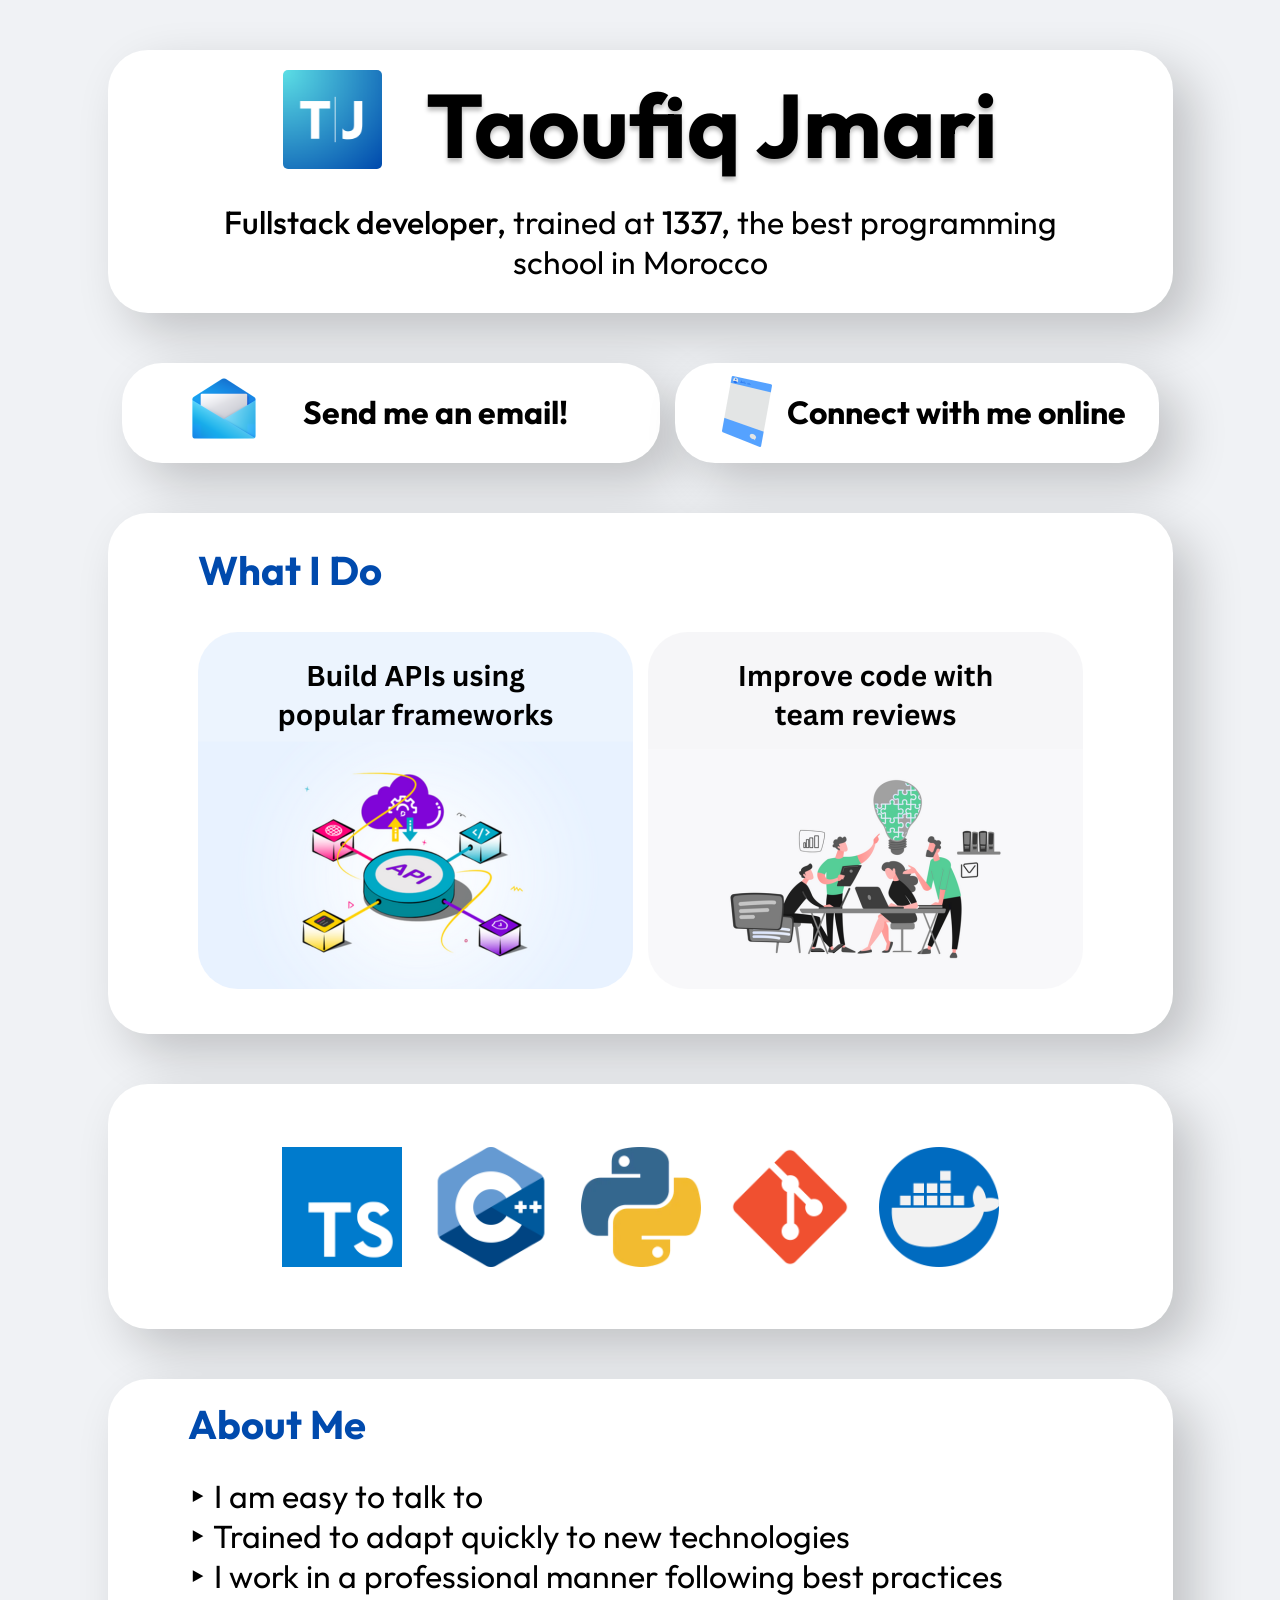
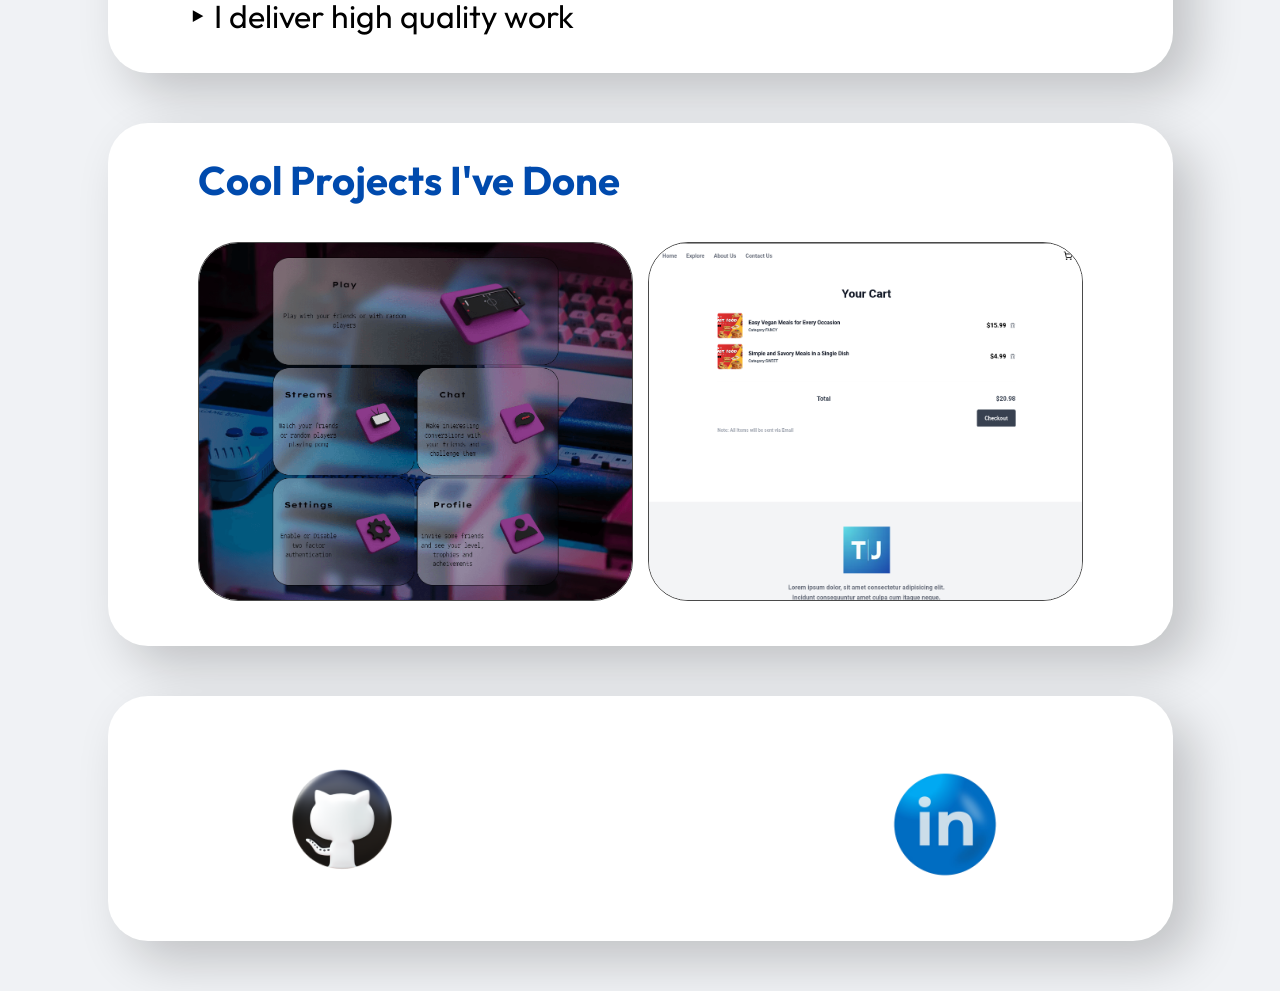
<file: index.html>
<!DOCTYPE html>
<html>
  <head>
    <meta charset="utf-8" />
    <meta name="viewport" content="initial-scale=1, width=device-width" />

    <link rel="stylesheet" href="../global.css" />
    <link rel="stylesheet" href="./index.css" />
    <link
      rel="stylesheet"
      href="https://fonts.googleapis.com/css2?family=Outfit:wght@400;500;700&display=swap"
    />
    <title>Taoufiq Jmari</title>
    <link rel="icon" type="image/li-icon" href="./public/logo@2x.png" />
  </head>
  <body>
    <div class="desktop">
      <section class="header">
        <div class="logo-frame">
          <div class="title-frame">
            <img
              class="logo-icon"
              loading="eager"
              alt=""
              src="../public/logo@2x.png"
            />
          </div>
          <h1 class="title">Taoufiq Jmari</h1>
        </div>
        <div class="description">
          <span class="bold">Fullstack developer,</span>
          trained at
          <span class="bold">1337,</span>
          the best programming school in Morocco
        </div>
      </section>
      <section class="about-me-frame">
        <button class="email" id="email">
          <div class="container4"></div>
          <img class="email-icon" alt="" src="../public/email-icon@2x.png" />

          <b class="agriculture-section">Send me an email!</b>
        </button>
        <button class="follow" id="follow">
          <div class="container5"></div>
          <img class="sm-icon" alt="" src="../public/sm-icon@2x.png" />

          <b class="text">Connect with me online</b>
        </button>
      </section>
      <section class="what-we-do">
        <div class="service-frame">
          <b class="title2">What I Do</b>
        </div>
        <div class="header-frame">
          <img
            class="service-icon"
            loading="eager"
            alt=""
            src="../public/api.png"
          />
          <img
            class="service-icon1"
            loading="eager"
            alt=""
            src="../public/team.png"
          />
        </div>
      </section>
      <section class="icons">
        <img
          class="ts-icon"
          loading="eager"
          alt=""
          src="../public/ts-icon.png"
        />
        <img
          class="cpp-icon"
          loading="eager"
          alt=""
          src="../public/cpp-icon.png"
        />
        <img
          class="python-icon"
          loading="eager"
          alt=""
          src="../public/python-icon.png"
        />
        <img
          class="git-icon"
          loading="eager"
          alt=""
          src="../public/git-icon.png"
        />
        <img
          class="docker-icon"
          loading="eager"
          alt=""
          src="../public/docker-icon.png"
        />
      </section>
      <section class="about-me">
        <b class="title4">About Me</b>
        <div class="description2">
          <p class="about-inner">‣ I am easy to talk to</p>
          <p class="about-inner">
            ‣ Trained to adapt quickly to new technologies
          </p>
          <p class="about-inner">
            ‣ I work in a professional manner following best practices
          </p>
          <p class="about-inner">‣ I deliver high quality work</p>
        </div>
      </section>
      <section class="cool-projects-ive-done">
        <div class="title-wrapper">
          <b class="title3">Cool Projects I've Done</b>
        </div>
        <div class="project-parent">
          <img
            class="project-icon"
            loading="eager"
            alt=""
            src="./public/ft_transcendence_2.png"
            id="projectImage"
          />

          <img
            class="project-icon"
            loading="eager"
            alt=""
            src="./public/ecommerce_3.png"
            id="projectImage1"
          />
        </div>
      </section>
      <section class="icons" data-scroll-to="findMe">
        <img
          class="gh-icon"
          loading="eager"
          alt=""
          src="../public/gh-icon@2x.png"
          id="ghIconImage"
        />
        <img
          class="li-icon"
          loading="eager"
          alt=""
          src="../public/li-icon@2x.png"
          id="liIconImage"
        />
      </section>
    </div>

    <script>
      const email = document.getElementById('email');
      if (email) {
        email.addEventListener('click', function () {
          window.location.href = 'mailto:haani.agency@gmail.com';
        });
      }

      var follow = document.getElementById('follow');
      if (follow) {
        follow.addEventListener('click', function () {
          var anchor = document.querySelector("[data-scroll-to='findMe']");
          if (anchor) {
            anchor.scrollIntoView({ block: 'start', behavior: 'smooth' });
          }
        });
      }

      var projectImage = document.getElementById('projectImage');
      if (projectImage) {
        projectImage.addEventListener('click', function () {
          window.location.href = './project1.html';
        });
      }

      var projectImage1 = document.getElementById('projectImage1');
      if (projectImage1) {
        projectImage1.addEventListener('click', function () {
          window.location.href = './project2.html';
        });
      }

      var ttIconImage = document.getElementById('ghIconImage');
      if (ttIconImage) {
        ttIconImage.addEventListener('click', function () {
          window.open('https://github.com/taoufiqjmari');
        });
      }

      var xIconImage = document.getElementById('liIconImage');
      if (xIconImage) {
        xIconImage.addEventListener('click', function () {
          window.open('https://www.linkedin.com/in/taoufiqjmari/');
        });
      }
    </script>
  </body>
</html>
</file>
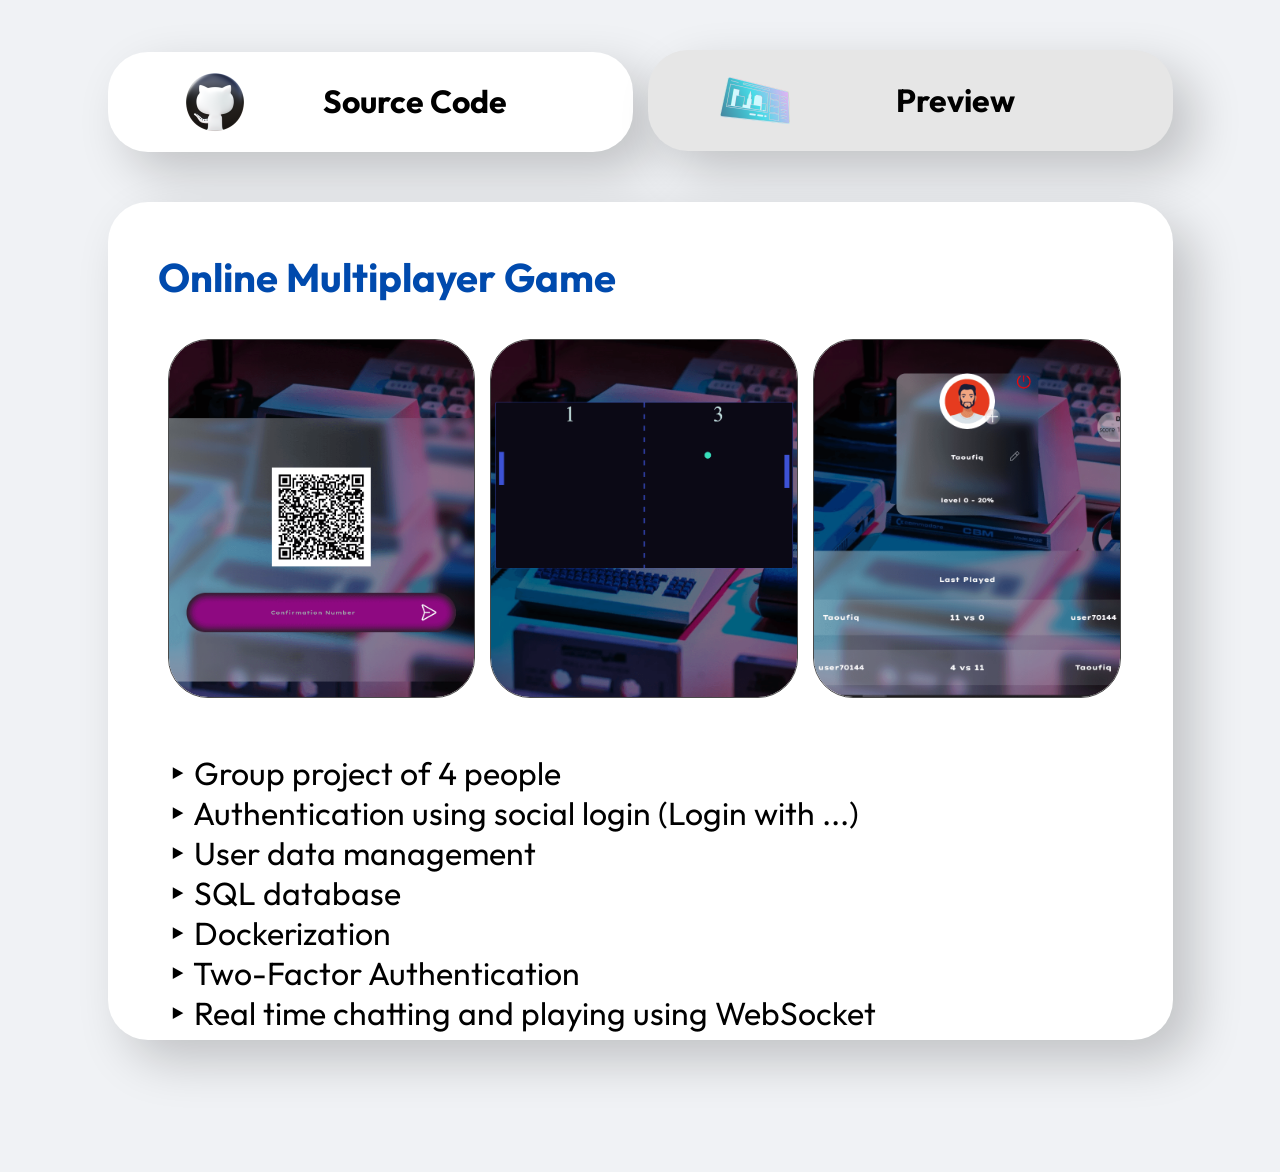
<file: project1.html>
<!DOCTYPE html>
<html>
  <head>
    <meta charset="utf-8" />
    <meta name="viewport" content="initial-scale=1, width=device-width" />

    <link rel="stylesheet" href="../global.css" />
    <link rel="stylesheet" href="./project.css" />
    <link
      rel="stylesheet"
      href="https://fonts.googleapis.com/css2?family=Outfit:wght@400;500;700&display=swap"
    />
    <title>Taoufiq Jmari</title>
    <link rel="icon" type="image/li-icon" href="../public/logo@2x.png" />
  </head>
  <body>
    <div class="project-page">
      <div class="main-frame">
        <div class="sub-frame">
          <button class="source-code" id="sourceCode">
            <div class="container11"></div>
            <img class="gh-icon" alt="" src="../public/gh-icon@2x.png" />

            <div class="preview-frame">
              <b class="label-frame">Source Code</b>
            </div>
          </button>
        </div>
        <button class="preview disabled" id="preview" disabled>
          <div class="container12"></div>
          <img
            class="preview-icon"
            alt=""
            src="../public/preview-icon@2x.png"
          />

          <b class="text-area">Preview</b>
        </button>
      </div>
      <main class="project">
        <b class="title6">Online Multiplayer Game</b>
        <section class="sub-frame1">
          <div class="image-frame">
            <div class="image-component">
              <img
                class="image-icon"
                loading="eager"
                alt=""
                src="./public/ft_transcendence_3.png"
              />
              <img
                class="image-icon"
                loading="eager"
                alt=""
                src="./public/ft_transcendence_5.png"
              />
              <img
                class="image-icon"
                loading="eager"
                alt=""
                src="./public/ft_transcendence_6.png"
              />
            </div>
            <div class="description3">
              <p class="description-inner">‣ Group project of 4 people</p>
              <p class="description-inner">
                ‣ Authentication using social login (Login with ...)
              </p>
              <p class="description-inner">‣ User data management</p>
              <p class="description-inner">‣ SQL database</p>
              <p class="description-inner">‣ Dockerization</p>
              <p class="description-inner">‣ Two-Factor Authentication</p>
              <p class="description-inner">
                ‣ Real time chatting and playing using WebSocket
              </p>
            </div>
          </div>
        </section>
      </main>
    </div>

    <script>
      var sourceCode = document.getElementById('sourceCode');
      if (sourceCode) {
        sourceCode.addEventListener('click', function () {
          window.open(
            'https://github.com/taoufiqjmari/1337-Common-Core/tree/main/ft_transcendence'
          );
        });
      }

      var preview = document.getElementById('preview');
      if (preview) {
        preview.addEventListener('click', function () {
          window.open('/preview.html');
        });
      }
    </script>
  </body>
</html>
</file>
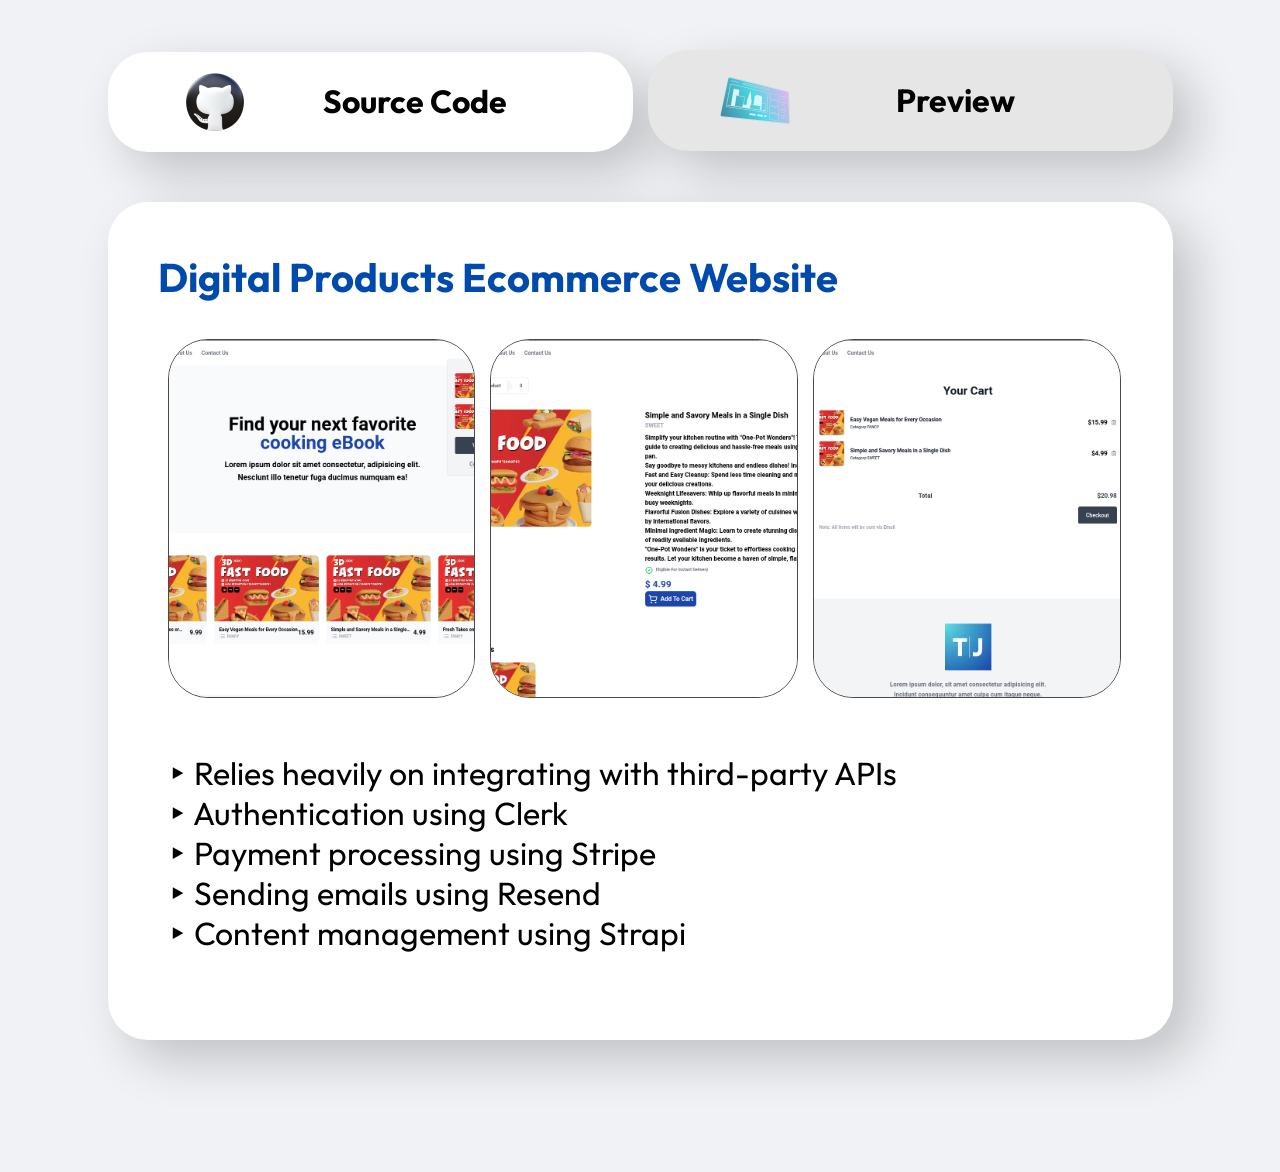
<file: project2.html>
<!DOCTYPE html>
<html>
  <head>
    <meta charset="utf-8" />
    <meta name="viewport" content="initial-scale=1, width=device-width" />

    <link rel="stylesheet" href="../global.css" />
    <link rel="stylesheet" href="./project.css" />
    <link
      rel="stylesheet"
      href="https://fonts.googleapis.com/css2?family=Outfit:wght@400;500;700&display=swap"
    />
    <title>Taoufiq Jmari</title>
    <link rel="icon" type="image/li-icon" href="../public/logo@2x.png" />
  </head>
  <body>
    <div class="project-page">
      <div class="main-frame">
        <div class="sub-frame">
          <button class="source-code" id="sourceCode">
            <div class="container11"></div>
            <img class="gh-icon" alt="" src="../public/gh-icon@2x.png" />

            <div class="preview-frame">
              <b class="label-frame">Source Code</b>
            </div>
          </button>
        </div>
        <button class="preview disabled" id="preview" disabled>
          <div class="container12"></div>
          <img
            class="preview-icon"
            alt=""
            src="../public/preview-icon@2x.png"
          />

          <b class="text-area">Preview</b>
        </button>
      </div>
      <main class="project">
        <b class="title6">Digital Products Ecommerce Website</b>
        <section class="sub-frame1">
          <div class="image-frame">
            <div class="image-component">
              <img
                class="image-icon"
                loading="eager"
                alt=""
                src="./public/ecommerce_1.png"
              />
              <img
                class="image-icon"
                loading="eager"
                alt=""
                src="./public/ecommerce_2.png"
              />
              <img
                class="image-icon"
                loading="eager"
                alt=""
                src="./public/ecommerce_3.png"
              />
            </div>
            <div class="description3">
              <p class="description-inner">
                ‣ Relies heavily on integrating with third-party APIs
              </p>
              <p class="description-inner">‣ Authentication using Clerk</p>
              <p class="description-inner">‣ Payment processing using Stripe</p>
              <p class="description-inner">‣ Sending emails using Resend</p>
              <p class="description-inner">‣ Content management using Strapi</p>
            </div>
          </div>
        </section>
      </main>
    </div>

    <script>
      var sourceCode = document.getElementById('sourceCode');
      if (sourceCode) {
        sourceCode.addEventListener('click', function () {
          window.open(
            'https://github.com/HaaniAgency/ecommerce-fe'
          );
        });
      }

      var preview = document.getElementById('preview');
      if (preview) {
        preview.addEventListener('click', function () {
          window.open('/preview.html');
        });
      }
    </script>
  </body>
</html>
</file>
<file: global.css>
body {
  margin: 0;
  line-height: normal;
}

:root {
  /* fonts */
  --section-header: Outfit;

  /* font sizes */
  --font-size-13xl: 32px;
  --font-size-lgi: 19px;
  --font-size-7xl: 26px;
  --font-size-71xl: 90px;
  --font-size-8xl: 27px;
  --font-size-61xl: 80px;
  --section-header-size: 40px;
  --font-size-5xl: 24px;

  /* Colors */
  --color-whitesmoke: #f0f2f5;
  --color-darksmoke: #19181a;
  --color-white: #fff;
  --color-black: #000;
  --color-grey: #252527;
  --color-grey-hover: #101010;
  --color-royalblue: #004aad;
  --color-lightblue: #4471aa;
  --color-gainsboro: #e6e6e6;

  /* Gaps */
  --gap-29xl: 48px;
  --gap-0: 0px;
  --gap-55xl: 74px;
  --gap-54xl: 73px;
  --gap-2xl: 21px;
  --gap-31xl: 50px;
  --gap-18xl: 37px;
  --gap-21xl: 40px;
  --gap-20xl: 39px;
  --gap-36xl: 55px;
  --gap-87xl: 106px;

  /* Paddings */
  --padding-xl: 20px;
  --padding-mini: 15px;
  --padding-53xl: 72px;
  --padding-17xl: 36px;
  --padding-11xs: 2px;
  --padding-lg: 18px;
  --padding-2xl: 21px;
  --padding-12xl: 31px;
  --padding-31xl: 50px;
  --padding-43xl: 62px;
  --padding-24xl: 43px;
  --padding-68xl: 87px;
  --padding-13xl: 32px;
  --padding-71xl: 90px;
  --padding-26xl: 45px;
  --padding-3xl: 22px;
  --padding-10xl: 29px;
  --padding-2xs: 11px;
  --padding-21xl: 40px;

  /* Border radiuses */
  --br-21xl: 40px;
  --br-8xs: 5px;
  --br-81xl: 100px;

  /* Effects */
  --floating: 20px 20px 50px rgba(0, 0, 0, 0.2);
}
</file>
<file: index.css>
.logo-icon {
  width: 99px;
  height: 99px;
  position: relative;
  border-radius: var(--br-8xs);
  object-fit: cover;
  z-index: 1;
}
.title-frame {
  display: flex;
  flex-direction: column;
  align-items: flex-start;
  justify-content: flex-start;
  padding: var(--padding-11xs) 0 0;
}
.title {
  margin: 0;
  position: relative;
  font-size: inherit;
  font-weight: 700;
  font-family: inherit;
  display: inline-block;
  text-shadow: 0 4px 4px rgba(0, 0, 0, 0.25);
  max-width: 100%;
  z-index: 1;
}
.logo-frame {
  display: flex;
  flex-direction: row;
  align-items: flex-start;
  justify-content: flex-start;
  gap: 0 44px;
  max-width: 100%;
}
.bold {
  font-weight: 500;
}
.description {
  width: 838px;
  position: relative;
  font-size: var(--font-size-13xl);
  text-align: center;
  display: inline-block;
  max-width: 100%;
  z-index: 1;
}
.container4,
.header {
  border-radius: var(--br-21xl);
  background-color: var(--color-white);
  max-width: 100%;
}
.header {
  width: 1065px;
  box-shadow: var(--floating);
  display: flex;
  flex-direction: column;
  align-items: center;
  justify-content: flex-start;
  padding: var(--padding-lg) var(--padding-2xl) var(--padding-12xl)
    var(--padding-xl);
  box-sizing: border-box;
  gap: var(--gap-2xl);
  text-align: left;
  font-size: var(--font-size-71xl);
  color: var(--color-black);
  font-family: var(--section-header);
}
.container4 {
  height: 100px;
  width: 525px;
  position: relative;
  display: none;
}
.email-icon {
  height: 80px;
  width: 80px;
  position: relative;
  object-fit: cover;
  z-index: 1;
}
.agriculture-section {
  height: 40px;
  position: relative;
  font-size: var(--font-size-13xl);
  display: inline-block;
  font-family: var(--section-header);
  color: var(--color-black);
  text-align: center;
  z-index: 1;
}
.container5,
.email {
  border-radius: var(--br-21xl);
  background-color: var(--color-white);
  max-width: 100%;
}
.email {
  cursor: pointer;
  border: 0;
  padding: 9px 92px var(--padding-2xs) var(--padding-43xl);
  box-shadow: var(--floating);
  display: flex;
  flex-direction: row;
  align-items: center;
  justify-content: center;
  box-sizing: border-box;
  gap: var(--gap-20xl);
}
.email:hover,
.follow:hover {
  background-color: var(--color-gainsboro);
}
.container5 {
  height: 100px;
  width: 525px;
  position: relative;
  display: none;
}
.sm-icon,
.text {
  position: relative;
  z-index: 1;
}
.sm-icon {
  height: 71px;
  width: 50px;
  object-fit: cover;
}
.text {
  height: 40px;
  font-size: var(--font-size-13xl);
  display: inline-block;
  font-family: var(--section-header);
  color: var(--color-black);
  text-align: center;
  max-width: 100%;
}
.about-me-frame,
.follow {
  display: flex;
  flex-direction: row;
  max-width: 100%;
}
.follow {
  cursor: pointer;
  border: 0;
  padding: 13px 33px 16px 47px;
  background-color: var(--color-white);
  border-radius: var(--br-21xl);
  box-shadow: var(--floating);
  align-items: center;
  justify-content: center;
  box-sizing: border-box;
  gap: 15px;
}
.about-me-frame {
  justify-content: flex-start;
  gap: 15px;
}
.title2 {
  height: 50px;
  position: relative;
  display: inline-block;
  z-index: 1;
}
.service-frame {
  width: 885px;
  display: flex;
  flex-direction: row;
  align-items: flex-start;
  justify-content: flex-start;
  max-width: 100%;
}
.service-icon,
.service-icon1 {
  align-self: stretch;
  flex: 1;
  position: relative;
  border-radius: var(--br-21xl);
  max-width: 100%;
  overflow: hidden;
  max-height: 100%;
  object-fit: cover;
  min-width: 283px;
  min-height: 357px;
  z-index: 1;
}
.header-frame {
  width: 885px;
  display: flex;
  flex-direction: row;
  flex-wrap: wrap;
  align-items: flex-start;
  justify-content: center;
  gap: 15px;
  max-width: 100%;
}
.what-we-do {
  width: 1065px;
  border-radius: var(--br-21xl);
  background-color: var(--color-white);
  max-width: 100%;
}
.what-we-do {
  box-shadow: var(--floating);
  display: flex;
  flex-direction: column;
  align-items: center;
  justify-content: flex-start;
  padding: var(--padding-13xl) var(--padding-13xl) var(--padding-26xl);
  box-sizing: border-box;
  gap: var(--gap-18xl);
  text-align: center;
  font-size: var(--section-header-size);
  color: var(--color-royalblue);
  font-family: var(--section-header);
}
.title3 {
  height: 50px;
  position: relative;
  display: inline-block;
  z-index: 1;
}
.title-wrapper {
  width: 885px;
  display: flex;
  flex-direction: row;
  align-items: flex-start;
  justify-content: flex-start;
  max-width: 100%;
}
.project-icon {
  align-self: stretch;
  flex: 1;
  position: relative;
  border-radius: var(--br-21xl);
  max-width: 100%;
  overflow: hidden;
  max-height: 100%;
  object-fit: cover;
  min-width: 283px;
  min-height: 357px;
  cursor: pointer;
  z-index: 1;
  border: 1px solid #4a4a4a;
}
.project-parent {
  width: 885px;
  display: flex;
  flex-direction: row;
  flex-wrap: wrap;
  align-items: flex-start;
  justify-content: center;
  gap: 15px;
  max-width: 100%;
}
.cool-projects-ive-done {
  width: 1065px;
  border-radius: var(--br-21xl);
  background-color: var(--color-white);
  max-width: 100%;
}
.cool-projects-ive-done {
  box-shadow: var(--floating);
  display: flex;
  flex-direction: column;
  align-items: center;
  justify-content: flex-start;
  padding: var(--padding-13xl) var(--padding-13xl) var(--padding-26xl);
  box-sizing: border-box;
  gap: var(--gap-18xl);
  font-size: var(--section-header-size);
  color: var(--color-royalblue);
  font-family: var(--section-header);
}
.title4 {
  height: 36.9px;
  position: relative;
  display: inline-block;
  flex-shrink: 0;
  z-index: 1;
}
.about-inner {
  margin: 0;
}
.description2 {
  align-self: stretch;
  height: 177.4px;
  position: relative;
  font-size: var(--font-size-13xl);
  color: var(--color-black);
  text-align: left;
  display: inline-block;
  flex-shrink: 0;
  z-index: 1;
}
.about-me {
  width: 1065px;
  border-radius: var(--br-21xl);
  background-color: var(--color-white);
  max-width: 100%;
}
.about-me {
  box-shadow: var(--floating);
  display: flex;
  flex-direction: column;
  align-items: flex-start;
  justify-content: flex-start;
  padding: 20px 80px;
  box-sizing: border-box;
  gap: var(--gap-21xl);
  text-align: center;
  font-size: var(--section-header-size);
  color: var(--color-royalblue);
  font-family: var(--section-header);
}
.what-clients-say-about-me-inner {
  display: flex;
  flex-direction: row;
  align-items: flex-start;
  max-width: 100%;
}
.what-clients-say-about-me-inner {
  align-self: stretch;
  justify-content: flex-start;
  padding: 0 0 0 var(--padding-2xs);
  box-sizing: border-box;
}
.what-clients-say-about-me {
  width: 1065px;
  border-radius: var(--br-21xl);
  background-color: var(--color-white);
  max-width: 100%;
}
.what-clients-say-about-me {
  box-shadow: var(--floating);
  display: flex;
  flex-direction: column;
  align-items: center;
  justify-content: flex-start;
  padding: var(--padding-13xl) var(--padding-71xl) var(--padding-26xl) 79px;
  box-sizing: border-box;
  gap: var(--gap-18xl);
  font-size: var(--section-header-size);
  color: var(--color-royalblue);
  font-family: var(--section-header);
}
.gh-icon,
.li-icon,
.python-icon,
.ts-icon,
.cpp-icon,
.git-icon,
.docker-icon {
  height: 120px;
  width: 120px;
  position: relative;
  object-fit: cover;
  cursor: pointer;
  z-index: 1;
}
.li-icon {
  height: 108px;
  width: 108px;
}
.desktop,
.icons {
  display: flex;
  box-sizing: border-box;
}
.icons {
  width: 1065px;
  border-radius: var(--br-21xl);
  background-color: var(--color-white);
  box-shadow: var(--floating);
  flex-direction: row;
  align-items: flex-end;
  justify-content: space-between;
  padding: 63px 174px var(--padding-43xl);
  gap: 20px;
  max-width: 100%;
}
.desktop {
  width: 100%;
  position: relative;
  background-color: var(--color-whitesmoke);
  overflow: hidden;
  flex-direction: column;
  align-items: center;
  justify-content: flex-start;
  padding: var(--padding-31xl) var(--padding-xl) var(--padding-31xl)
    var(--padding-2xl);
  gap: 50px 0;
  letter-spacing: normal;
}
@media screen and (max-width: 1050px) {
  .about-me {
    padding-left: var(--padding-26xl);
    padding-right: 41px;
    box-sizing: border-box;
  }
  .what-clients-say-about-me {
    padding-left: 39px;
    padding-right: var(--padding-26xl);
    box-sizing: border-box;
  }
  .icons {
    padding-left: var(--padding-68xl);
    padding-right: var(--padding-68xl);
    box-sizing: border-box;
  }
}
@media screen and (max-width: 1000px) {
  .title {
    font-size: var(--font-size-61xl);
  }
  .logo-frame {
    flex-wrap: wrap;
  }
  .agriculture-section,
  .description,
  .text {
    font-size: var(--font-size-7xl);
  }
  .title2,
  .title3,
  .title4 {
    font-size: var(--font-size-13xl);
  }
  .description2 {
    font-size: var(--font-size-7xl);
  }
  .icons {
    flex-wrap: wrap;
    justify-content: center;
  }
}
@media screen and (max-width: 725px) {
  .logo-frame {
    flex-direction: column;
    gap: 0 44px;
    align-items: center;
    justify-content: center;
  }
  .follow {
    padding-left: 23px;
    box-sizing: border-box;
  }
  .cool-projects-ive-done,
  .what-we-do {
    gap: var(--gap-18xl);
    padding-top: var(--padding-2xl);
    padding-bottom: var(--padding-10xl);
    box-sizing: border-box;
  }
  .about-me {
    gap: var(--gap-21xl);
    padding-left: var(--padding-3xl);
    box-sizing: border-box;
  }
  .what-clients-say-about-me {
    gap: var(--gap-18xl);
    padding-top: var(--padding-2xl);
    padding-bottom: var(--padding-10xl);
    box-sizing: border-box;
  }
  .icons {
    padding-left: var(--padding-24xl);
    padding-right: var(--padding-24xl);
    box-sizing: border-box;
  }
  .desktop {
    gap: 50px 0;
  }
}
@media screen and (max-width: 450px) {
  .title {
    font-size: var(--font-size-8xl);
  }
  .agriculture-section,
  .description {
    font-size: var(--font-size-lgi);
  }
  .email {
    gap: var(--gap-20xl);
    padding-left: var(--padding-xl);
    padding-right: var(--padding-xl);
    box-sizing: border-box;
  }
  .text {
    font-size: var(--font-size-lgi);
  }
  .about-me-frame {
    flex-direction: column;
  }
  .title2,
  .title3,
  .title4 {
    font-size: var(--font-size-5xl);
  }
  .description2 {
    font-size: var(--font-size-lgi);
  }
  .about-me {
    padding-top: var(--padding-xl);
    box-sizing: border-box;
  }
  .icons {
    padding-left: var(--padding-xl);
    padding-right: var(--padding-xl);
    box-sizing: border-box;
  }
}
</file>
<file: project.css>
.container11 {
  height: 100px;
  width: 525px;
  position: relative;
  border-radius: var(--br-21xl);
  background-color: var(--color-white);
  display: none;
  max-width: 100%;
}
.gh-icon,
.label-frame {
  position: relative;
  z-index: 1;
}
.gh-icon {
  height: 70px;
  width: 70px;
  object-fit: cover;
}
.label-frame {
  font-size: var(--font-size-13xl);
  font-family: var(--section-header);
  color: var(--color-black);
  text-align: center;
}
.preview-frame {
  display: flex;
  flex-direction: column;
  align-items: flex-start;
  justify-content: flex-start;
  padding: 0 0 var(--padding-11xs);
}
.source-code,
.sub-frame {
  display: flex;
  justify-content: flex-start;
  box-sizing: border-box;
  max-width: 100%;
}
.source-code {
  cursor: pointer;
  border: 0;
  padding: var(--padding-mini) var(--padding-53xl);
  background-color: var(--color-white);
  align-self: stretch;
  border-radius: var(--br-21xl);
  box-shadow: var(--floating);
  flex-direction: row;
  align-items: center;
  gap: var(--gap-54xl);
}
.sub-frame {
  flex: 1;
  flex-direction: column;
  align-items: flex-start;
  padding: var(--padding-11xs) 0 0;
  min-width: 341px;
}
.container12 {
  height: 100px;
  width: 525px;
  position: relative;
  border-radius: var(--br-21xl);
  background-color: var(--color-white);
  display: none;
  max-width: 100%;
}
.preview-icon,
.text-area {
  position: relative;
  z-index: 1;
}
.preview-icon {
  height: 46.9px;
  width: 70px;
  object-fit: cover;
}
.text-area {
  font-size: var(--font-size-13xl);
  font-family: var(--section-header);
  color: var(--color-black);
  text-align: center;
}
.preview {
  cursor: pointer;
  border: 0;
  padding: 27px var(--padding-53xl);
  background-color: var(--color-white);
  flex: 0.7257;
  border-radius: var(--br-21xl);
  box-shadow: var(--floating);
  display: flex;
  flex-direction: row;
  align-items: center;
  justify-content: flex-start;
  box-sizing: border-box;
  gap: var(--gap-87xl);
  min-width: 341px;
  max-width: 100%;
}
.source-code:hover,
.preview:hover {
  background-color: var(--color-gainsboro);
}
.disabled {
  background-color: var(--color-gainsboro);
  cursor: not-allowed;
}
.main-frame {
  width: 1065px;
  max-width: 100%;
}
.main-frame {
  display: flex;
  flex-direction: row;
  align-items: flex-start;
  justify-content: flex-start;
  gap: 15px;
}
.title6 {
  position: relative;
  flex-shrink: 0;
  z-index: 1;
}
.image-icon {
  align-self: stretch;
  flex: 1;
  position: relative;
  border-radius: var(--br-21xl);
  max-width: 100%;
  overflow: hidden;
  max-height: 100%;
  object-fit: cover;
  min-width: 283px;
  min-height: 357px;
  z-index: 1;
  border: 1px solid #4a4a4a;
}
.image-component {
  align-self: stretch;
  display: flex;
  flex-direction: row;
  flex-wrap: wrap;
  align-items: flex-start;
  justify-content: center;
  gap: 15px;
  max-width: 100%;
}
.description-inner {
  margin: 0;
}
.description3 {
  align-self: stretch;
  height: 177.4px;
  position: relative;
  display: inline-block;
  flex-shrink: 0;
  z-index: 1;
}
.image-frame {
  flex: 1;
  display: flex;
  flex-direction: column;
  align-items: flex-start;
  justify-content: flex-start;
  gap: 55px 0;
  max-width: 100%;
}
.project,
.project-page,
.sub-frame1 {
  display: flex;
  justify-content: flex-start;
  box-sizing: border-box;
}
.sub-frame1 {
  align-self: stretch;
  flex-direction: row;
  align-items: flex-start;
  padding: 0 var(--padding-11xs) 0 10px;
  max-width: 100%;
  flex-shrink: 0;
  text-align: left;
  font-size: var(--font-size-13xl);
  color: var(--color-black);
  font-family: var(--section-header);
}
.project,
.project-page {
  flex-direction: column;
}
.project {
  width: 1065px;
  border-radius: var(--br-21xl);
  background-color: var(--color-white);
  box-shadow: var(--floating);
  align-items: flex-start;
  padding: 50px 50px 110px 50px;
  gap: var(--gap-18xl);
  max-width: 100%;
  text-align: center;
  font-size: var(--section-header-size);
  color: var(--color-royalblue);
  font-family: var(--section-header);
}
.project-page {
  width: 100%;
  position: relative;
  background-color: var(--color-whitesmoke);
  overflow: hidden;
  align-items: center;
  padding: var(--padding-31xl) var(--padding-xl) 132px;
  gap: 50px 0;
  letter-spacing: normal;
}
@media screen and (max-width: 1050px) {
  .project {
    padding-left: var(--padding-21xl);
    padding-right: var(--padding-21xl);
    box-sizing: border-box;
  }
}
@media screen and (max-width: 1000px) {
  .label-frame {
    font-size: var(--font-size-7xl);
  }
  .sub-frame {
    flex: 1;
  }
  .text-area {
    font-size: var(--font-size-7xl);
  }
  .preview {
    flex: 1;
  }
  .main-frame {
    flex-wrap: wrap;
  }
  .title6 {
    font-size: var(--font-size-13xl);
  }
  .description3 {
    font-size: var(--font-size-7xl);
  }
  .project {
    box-sizing: border-box;
  }
}
@media screen and (max-width: 725px) {
  .source-code {
    gap: var(--gap-36xl);
    padding-right: var(--padding-17xl);
    box-sizing: border-box;
  }
  .project {
    gap: var(--gap-18xl);
    box-sizing: border-box;
  }
  .project-page {
    gap: 50px 0;
  }
}
@media screen and (max-width: 450px) {
  .label-frame {
    font-size: var(--font-size-lgi);
  }
  .source-code {
    align-items: center;
    justify-content: center;
  }
  .sub-frame {
    min-width: 100%;
  }
  .text-area {
    font-size: var(--font-size-lgi);
  }
  .preview {
    flex-wrap: wrap;
    gap: var(--gap-36xl);
    justify-content: center;
    padding-left: var(--padding-xl);
    padding-right: var(--padding-xl);
    box-sizing: border-box;
    min-width: 100%;
  }
  .title6 {
    font-size: var(--font-size-5xl);
  }
  .description3 {
    font-size: var(--font-size-lgi);
  }
  .image-frame {
    gap: 55px 0;
  }
}
</file>
